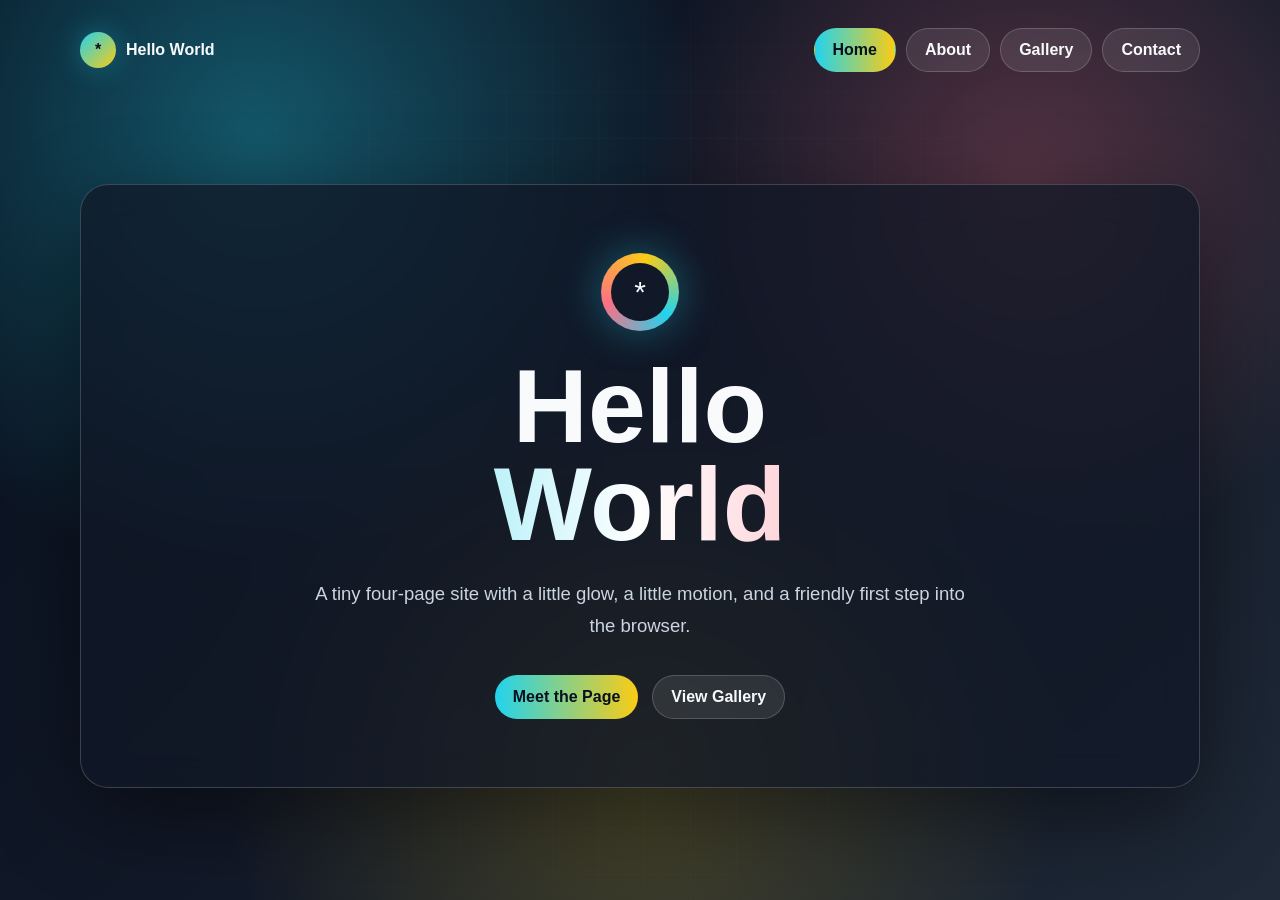
<file: index.html>
<!DOCTYPE html>
<html lang="en">
<head>
  <meta charset="UTF-8">
  <meta name="viewport" content="width=device-width, initial-scale=1.0">
  <title>Hello World | Home</title>
  <link rel="stylesheet" href="styles.css">
</head>
<body>
  <div class="site-shell">
    <header class="site-header">
      <a class="brand" href="index.html" aria-label="Hello World home">
        <span class="brand-mark">*</span>
        <span>Hello World</span>
      </a>
      <nav class="nav" aria-label="Primary navigation">
        <a class="active" href="index.html">Home</a>
        <a href="about.html">About</a>
        <a href="gallery.html">Gallery</a>
        <a href="contact.html">Contact</a>
      </nav>
    </header>

    <main class="hero">
      <div class="spark" aria-hidden="true">
        <span>*</span>
      </div>
      <h1>Hello <span>World</span></h1>
      <p class="lede">A tiny four-page site with a little glow, a little motion, and a friendly first step into the browser.</p>
      <div class="actions">
        <a class="button primary" href="about.html">Meet the Page</a>
        <a class="button" href="gallery.html">View Gallery</a>
      </div>
    </main>
  </div>
</body>
</html>
</file>
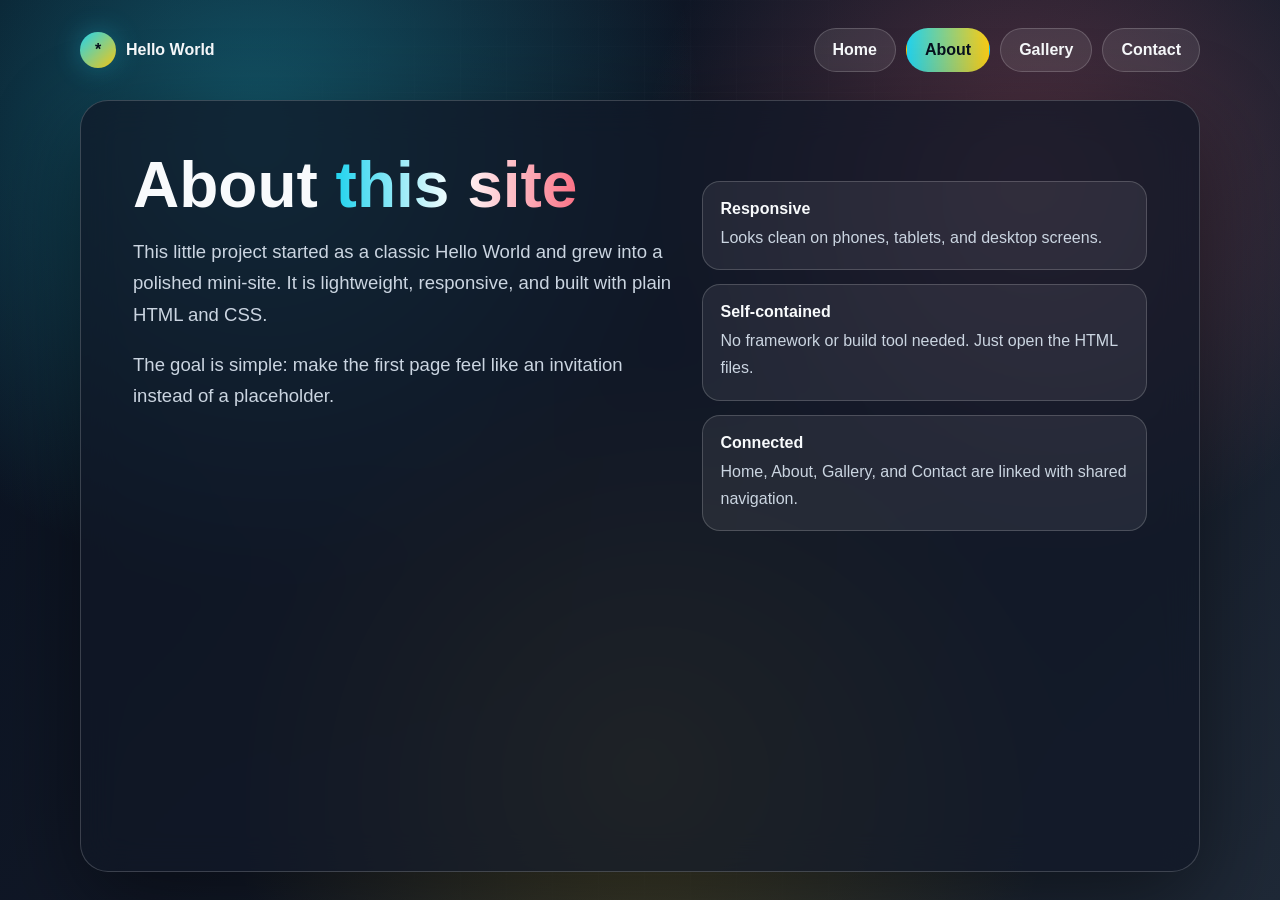
<file: about.html>
<!DOCTYPE html>
<html lang="en">
<head>
  <meta charset="UTF-8">
  <meta name="viewport" content="width=device-width, initial-scale=1.0">
  <title>Hello World | About</title>
  <link rel="stylesheet" href="styles.css">
</head>
<body>
  <div class="site-shell">
    <header class="site-header">
      <a class="brand" href="index.html" aria-label="Hello World home">
        <span class="brand-mark">*</span>
        <span>Hello World</span>
      </a>
      <nav class="nav" aria-label="Primary navigation">
        <a href="index.html">Home</a>
        <a class="active" href="about.html">About</a>
        <a href="gallery.html">Gallery</a>
        <a href="contact.html">Contact</a>
      </nav>
    </header>

    <main class="content-panel">
      <div class="page-grid">
        <section>
          <h2>About <span class="gradient-text">this site</span></h2>
          <p>This little project started as a classic Hello World and grew into a polished mini-site. It is lightweight, responsive, and built with plain HTML and CSS.</p>
          <p>The goal is simple: make the first page feel like an invitation instead of a placeholder.</p>
        </section>

        <aside class="feature-list" aria-label="Site highlights">
          <div class="feature">
            <strong>Responsive</strong>
            <p>Looks clean on phones, tablets, and desktop screens.</p>
          </div>
          <div class="feature">
            <strong>Self-contained</strong>
            <p>No framework or build tool needed. Just open the HTML files.</p>
          </div>
          <div class="feature">
            <strong>Connected</strong>
            <p>Home, About, Gallery, and Contact are linked with shared navigation.</p>
          </div>
        </aside>
      </div>
    </main>
  </div>
</body>
</html>
</file>
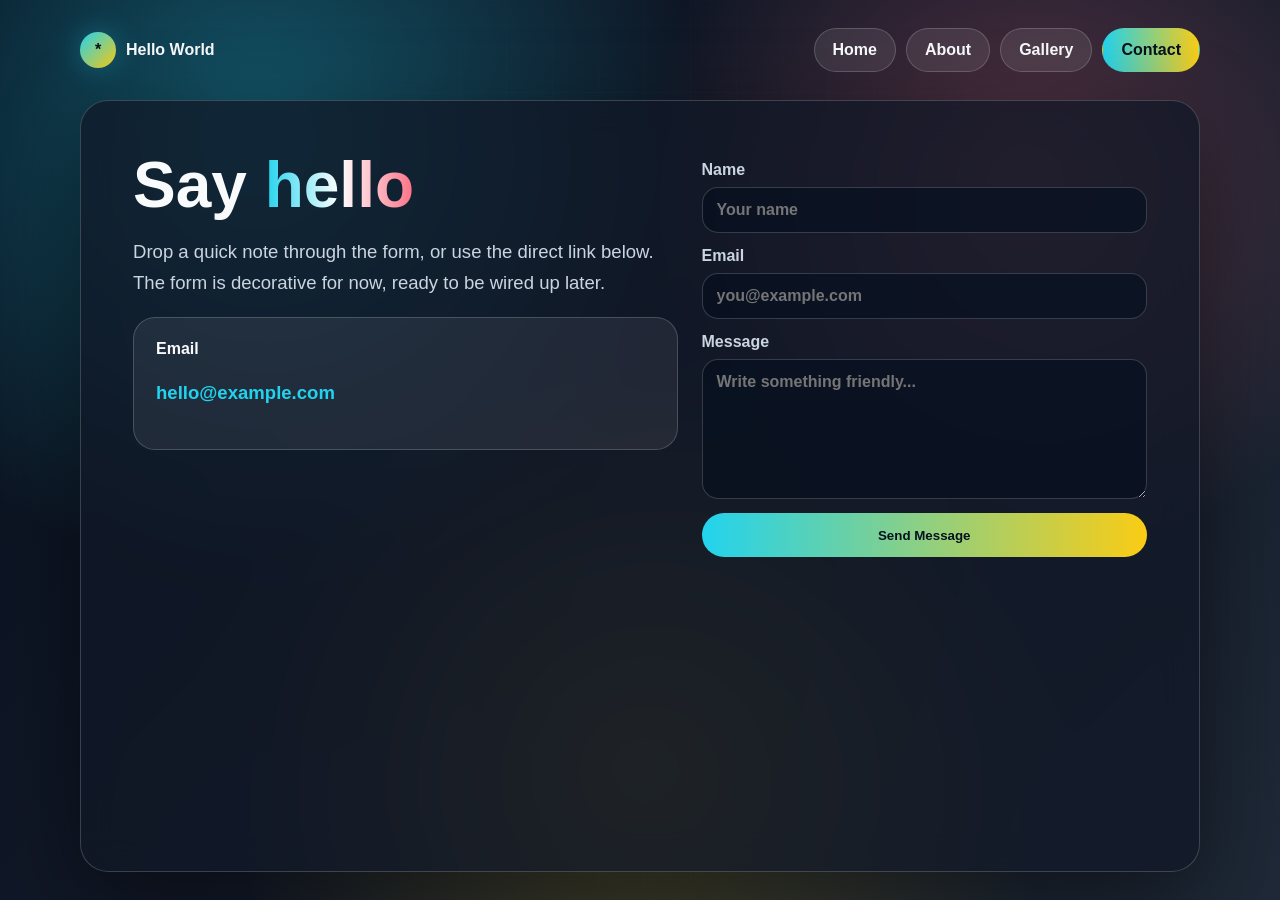
<file: contact.html>
<!DOCTYPE html>
<html lang="en">
<head>
  <meta charset="UTF-8">
  <meta name="viewport" content="width=device-width, initial-scale=1.0">
  <title>Hello World | Contact</title>
  <link rel="stylesheet" href="styles.css">
</head>
<body>
  <div class="site-shell">
    <header class="site-header">
      <a class="brand" href="index.html" aria-label="Hello World home">
        <span class="brand-mark">*</span>
        <span>Hello World</span>
      </a>
      <nav class="nav" aria-label="Primary navigation">
        <a href="index.html">Home</a>
        <a href="about.html">About</a>
        <a href="gallery.html">Gallery</a>
        <a class="active" href="contact.html">Contact</a>
      </nav>
    </header>

    <main class="content-panel">
      <div class="page-grid">
        <section>
          <h2>Say <span class="gradient-text">hello</span></h2>
          <p>Drop a quick note through the form, or use the direct link below. The form is decorative for now, ready to be wired up later.</p>
          <div class="contact-card">
            <strong>Email</strong>
            <p><a href="mailto:hello@example.com">hello@example.com</a></p>
          </div>
        </section>

        <form class="contact-form">
          <label>
            Name
            <input type="text" name="name" placeholder="Your name">
          </label>
          <label>
            Email
            <input type="email" name="email" placeholder="you@example.com">
          </label>
          <label>
            Message
            <textarea name="message" placeholder="Write something friendly..."></textarea>
          </label>
          <button class="button primary" type="submit">Send Message</button>
        </form>
      </div>
    </main>
  </div>
</body>
</html>
</file>
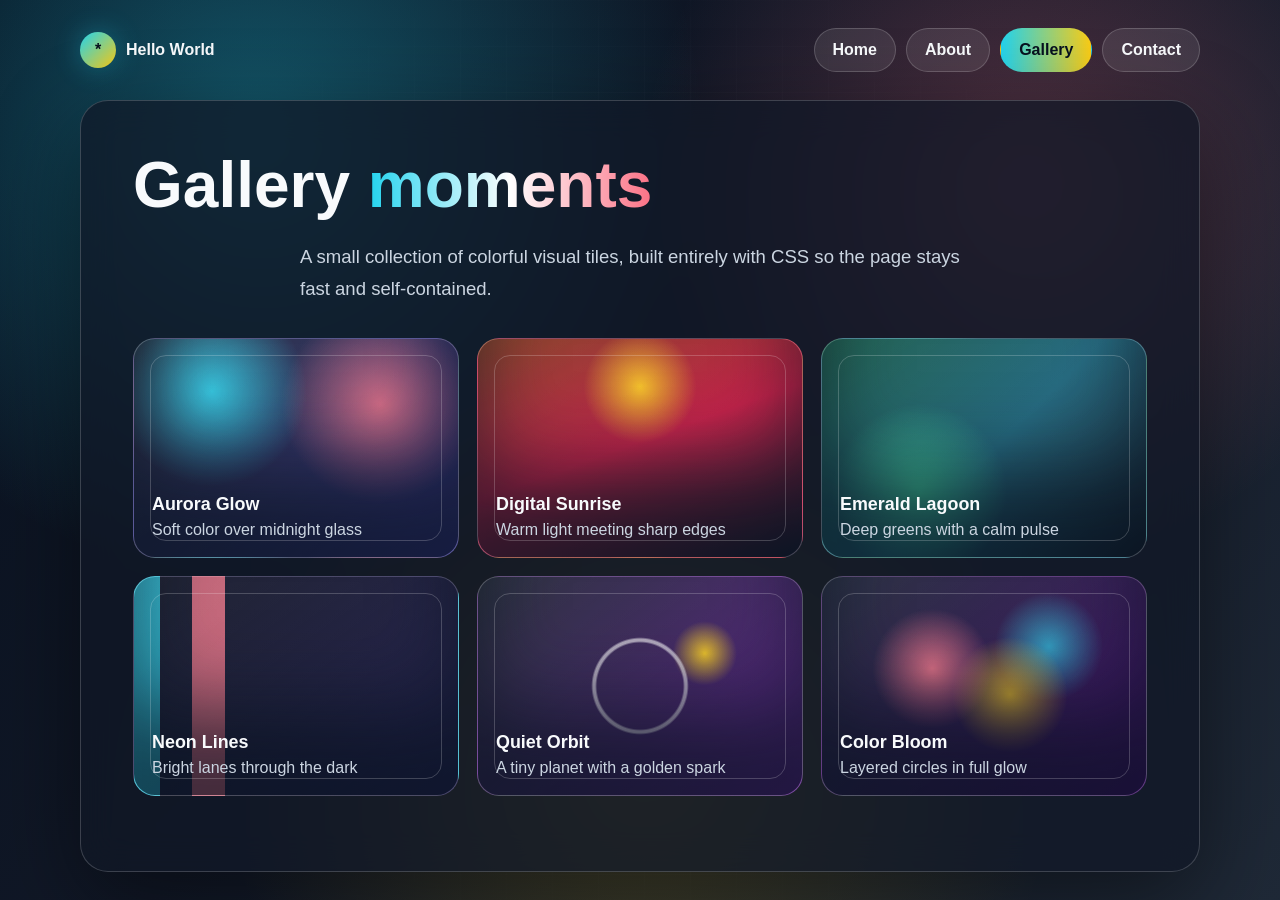
<file: gallery.html>
<!DOCTYPE html>
<html lang="en">
<head>
  <meta charset="UTF-8">
  <meta name="viewport" content="width=device-width, initial-scale=1.0">
  <title>Hello World | Gallery</title>
  <link rel="stylesheet" href="styles.css">
</head>
<body>
  <div class="site-shell">
    <header class="site-header">
      <a class="brand" href="index.html" aria-label="Hello World home">
        <span class="brand-mark">*</span>
        <span>Hello World</span>
      </a>
      <nav class="nav" aria-label="Primary navigation">
        <a href="index.html">Home</a>
        <a href="about.html">About</a>
        <a class="active" href="gallery.html">Gallery</a>
        <a href="contact.html">Contact</a>
      </nav>
    </header>

    <main class="content-panel">
      <section>
        <h2>Gallery <span class="gradient-text">moments</span></h2>
        <p class="lede">A small collection of colorful visual tiles, built entirely with CSS so the page stays fast and self-contained.</p>
      </section>

      <section class="gallery-grid" aria-label="Decorative gallery">
        <article class="gallery-item tile-aurora">
          <strong>Aurora Glow</strong>
          <span>Soft color over midnight glass</span>
        </article>
        <article class="gallery-item tile-sunrise">
          <strong>Digital Sunrise</strong>
          <span>Warm light meeting sharp edges</span>
        </article>
        <article class="gallery-item tile-lagoon">
          <strong>Emerald Lagoon</strong>
          <span>Deep greens with a calm pulse</span>
        </article>
        <article class="gallery-item tile-neon">
          <strong>Neon Lines</strong>
          <span>Bright lanes through the dark</span>
        </article>
        <article class="gallery-item tile-orbit">
          <strong>Quiet Orbit</strong>
          <span>A tiny planet with a golden spark</span>
        </article>
        <article class="gallery-item tile-bloom">
          <strong>Color Bloom</strong>
          <span>Layered circles in full glow</span>
        </article>
      </section>
    </main>
  </div>
</body>
</html>
</file>
<file: styles.css>
:root {
  color-scheme: dark;
  --bg: #111827;
  --panel: rgba(17, 24, 39, 0.74);
  --text: #f8fafc;
  --muted: #cbd5e1;
  --cyan: #22d3ee;
  --rose: #fb7185;
  --gold: #facc15;
  --green: #34d399;
  --line: rgba(255, 255, 255, 0.18);
}

* {
  box-sizing: border-box;
}

body {
  min-height: 100vh;
  margin: 0;
  overflow-x: hidden;
  font-family: "Segoe UI", Arial, sans-serif;
  color: var(--text);
  background:
    radial-gradient(circle at 20% 15%, rgba(34, 211, 238, 0.35), transparent 28rem),
    radial-gradient(circle at 80% 20%, rgba(251, 113, 133, 0.28), transparent 24rem),
    radial-gradient(circle at 50% 85%, rgba(250, 204, 21, 0.22), transparent 26rem),
    linear-gradient(135deg, #08111f 0%, var(--bg) 48%, #1f2937 100%);
}

body::before {
  content: "";
  position: fixed;
  inset: 0;
  background-image:
    linear-gradient(rgba(255, 255, 255, 0.045) 1px, transparent 1px),
    linear-gradient(90deg, rgba(255, 255, 255, 0.045) 1px, transparent 1px);
  background-size: 46px 46px;
  mask-image: radial-gradient(circle, black 0%, transparent 72%);
  pointer-events: none;
}

.site-shell {
  width: min(1120px, 92vw);
  min-height: 100vh;
  margin: 0 auto;
  padding: 28px 0;
  position: relative;
  display: grid;
  grid-template-rows: auto 1fr;
  gap: 28px;
}

.site-header {
  display: flex;
  align-items: center;
  justify-content: space-between;
  gap: 18px;
}

.brand {
  display: inline-flex;
  align-items: center;
  gap: 10px;
  color: var(--text);
  text-decoration: none;
  font-weight: 800;
}

.brand-mark {
  width: 36px;
  height: 36px;
  display: grid;
  place-items: center;
  border-radius: 50%;
  color: #07111f;
  background: linear-gradient(135deg, var(--cyan), var(--gold));
  box-shadow: 0 0 28px rgba(34, 211, 238, 0.32);
}

.nav {
  display: flex;
  gap: 10px;
  flex-wrap: wrap;
  justify-content: flex-end;
}

.nav a,
.button {
  min-height: 44px;
  padding: 11px 18px;
  display: inline-flex;
  align-items: center;
  justify-content: center;
  border: 1px solid var(--line);
  border-radius: 999px;
  color: var(--text);
  text-decoration: none;
  font-weight: 700;
  background: rgba(255, 255, 255, 0.09);
  transition: transform 180ms ease, background 180ms ease, border-color 180ms ease;
}

.nav a:hover,
.button:hover {
  transform: translateY(-2px);
  border-color: rgba(255, 255, 255, 0.45);
  background: rgba(255, 255, 255, 0.16);
}

.nav a.active {
  color: #07111f;
  border-color: transparent;
  background: linear-gradient(90deg, var(--cyan), var(--gold));
}

.hero,
.content-panel {
  border: 1px solid var(--line);
  border-radius: 28px;
  background: var(--panel);
  box-shadow: 0 28px 90px rgba(0, 0, 0, 0.45);
  backdrop-filter: blur(18px);
}

.hero {
  margin: auto 0;
  padding: clamp(36px, 7vw, 68px);
  text-align: center;
}

.spark {
  width: 78px;
  height: 78px;
  margin: 0 auto 26px;
  display: grid;
  place-items: center;
  border-radius: 50%;
  background: conic-gradient(from 130deg, var(--cyan), var(--rose), var(--gold), var(--cyan));
  box-shadow: 0 0 42px rgba(34, 211, 238, 0.38);
  animation: turn 8s linear infinite;
}

.spark span {
  width: 58px;
  height: 58px;
  display: grid;
  place-items: center;
  border-radius: inherit;
  background: #111827;
  font-size: 30px;
  animation: counter-turn 8s linear infinite;
}

h1 {
  margin: 0;
  font-size: clamp(3rem, 9vw, 6.5rem);
  line-height: 0.95;
  letter-spacing: 0;
  text-wrap: balance;
}

h1 span,
.gradient-text {
  color: transparent;
  background: linear-gradient(90deg, var(--cyan), #ffffff, var(--rose));
  background-clip: text;
  -webkit-background-clip: text;
}

h1 span {
  display: block;
}

h2 {
  margin: 0;
  font-size: clamp(2.2rem, 5vw, 4.5rem);
  line-height: 1;
  letter-spacing: 0;
}

p {
  color: var(--muted);
  font-size: clamp(1rem, 2vw, 1.16rem);
  line-height: 1.7;
}

.lede {
  max-width: 680px;
  margin: 24px auto 0;
}

.actions {
  margin-top: 34px;
  display: flex;
  justify-content: center;
  gap: 14px;
  flex-wrap: wrap;
}

.button.primary {
  border: 0;
  color: #07111f;
  background: linear-gradient(90deg, var(--cyan), var(--gold));
}

.content-panel {
  padding: clamp(28px, 5vw, 52px);
}

.page-grid {
  display: grid;
  grid-template-columns: minmax(0, 1.1fr) minmax(260px, 0.9fr);
  gap: 24px;
  align-items: start;
}

.feature-list {
  display: grid;
  gap: 14px;
  margin-top: 28px;
}

.feature {
  padding: 18px;
  border: 1px solid var(--line);
  border-radius: 18px;
  background: rgba(255, 255, 255, 0.07);
}

.feature strong {
  display: block;
  margin-bottom: 6px;
}

.feature p {
  margin: 0;
  font-size: 1rem;
}

.contact-card {
  padding: 22px;
  border: 1px solid var(--line);
  border-radius: 22px;
  background: rgba(255, 255, 255, 0.07);
}

.contact-card a {
  color: var(--cyan);
  font-weight: 800;
  text-decoration: none;
}

.contact-form {
  display: grid;
  gap: 14px;
  margin-top: 8px;
}

.gallery-grid {
  display: grid;
  grid-template-columns: repeat(3, minmax(0, 1fr));
  gap: 18px;
  margin-top: 34px;
}

.gallery-item {
  min-height: 220px;
  padding: 18px;
  display: flex;
  flex-direction: column;
  justify-content: flex-end;
  overflow: hidden;
  position: relative;
  border: 1px solid var(--line);
  border-radius: 22px;
  background:
    linear-gradient(145deg, rgba(255, 255, 255, 0.12), rgba(255, 255, 255, 0.03)),
    var(--tile-art);
  background-size: cover;
  box-shadow: inset 0 -90px 80px rgba(8, 17, 31, 0.68);
}

.gallery-item::before {
  content: "";
  position: absolute;
  inset: 16px;
  border: 1px solid rgba(255, 255, 255, 0.2);
  border-radius: 16px;
  pointer-events: none;
}

.gallery-item strong,
.gallery-item span {
  position: relative;
  z-index: 1;
}

.gallery-item strong {
  font-size: 1.12rem;
}

.gallery-item span {
  margin-top: 6px;
  color: var(--muted);
}

.tile-aurora {
  --tile-art:
    radial-gradient(circle at 24% 24%, rgba(34, 211, 238, 0.88), transparent 32%),
    radial-gradient(circle at 76% 30%, rgba(251, 113, 133, 0.78), transparent 34%),
    linear-gradient(135deg, #0f172a, #312e81);
}

.tile-sunrise {
  --tile-art:
    radial-gradient(circle at 50% 22%, rgba(250, 204, 21, 0.9), transparent 24%),
    linear-gradient(160deg, #7c2d12, #be123c 48%, #0f172a);
}

.tile-lagoon {
  --tile-art:
    radial-gradient(circle at 30% 70%, rgba(52, 211, 153, 0.82), transparent 32%),
    linear-gradient(135deg, #064e3b, #155e75 52%, #111827);
}

.tile-neon {
  --tile-art:
    linear-gradient(90deg, rgba(34, 211, 238, 0.8) 8%, transparent 8% 18%, rgba(251, 113, 133, 0.75) 18% 28%, transparent 28%),
    linear-gradient(135deg, #020617, #1e1b4b);
}

.tile-orbit {
  --tile-art:
    radial-gradient(circle at 50% 50%, transparent 0 22%, rgba(255, 255, 255, 0.58) 23% 24%, transparent 25%),
    radial-gradient(circle at 70% 35%, rgba(250, 204, 21, 0.9), transparent 12%),
    linear-gradient(135deg, #111827, #581c87);
}

.tile-bloom {
  --tile-art:
    radial-gradient(circle at 34% 42%, rgba(251, 113, 133, 0.84), transparent 24%),
    radial-gradient(circle at 58% 54%, rgba(250, 204, 21, 0.74), transparent 26%),
    radial-gradient(circle at 70% 32%, rgba(34, 211, 238, 0.68), transparent 20%),
    linear-gradient(135deg, #0f172a, #3b0764);
}

label {
  display: grid;
  gap: 8px;
  color: var(--muted);
  font-weight: 700;
}

input,
textarea {
  width: 100%;
  border: 1px solid var(--line);
  border-radius: 16px;
  padding: 13px 14px;
  color: var(--text);
  font: inherit;
  background: rgba(8, 17, 31, 0.74);
  outline: none;
}

textarea {
  min-height: 140px;
  resize: vertical;
}

input:focus,
textarea:focus {
  border-color: var(--cyan);
  box-shadow: 0 0 0 4px rgba(34, 211, 238, 0.16);
}

@keyframes turn {
  to {
    transform: rotate(360deg);
  }
}

@keyframes counter-turn {
  to {
    transform: rotate(-360deg);
  }
}

@media (max-width: 760px) {
  .site-header,
  .page-grid,
  .gallery-grid {
    grid-template-columns: 1fr;
  }

  .site-header {
    align-items: flex-start;
    flex-direction: column;
  }

  .nav {
    justify-content: flex-start;
  }
}

@media (min-width: 761px) and (max-width: 980px) {
  .gallery-grid {
    grid-template-columns: repeat(2, minmax(0, 1fr));
  }
}

@media (max-width: 560px) {
  .hero,
  .content-panel {
    border-radius: 22px;
  }
}
</file>
